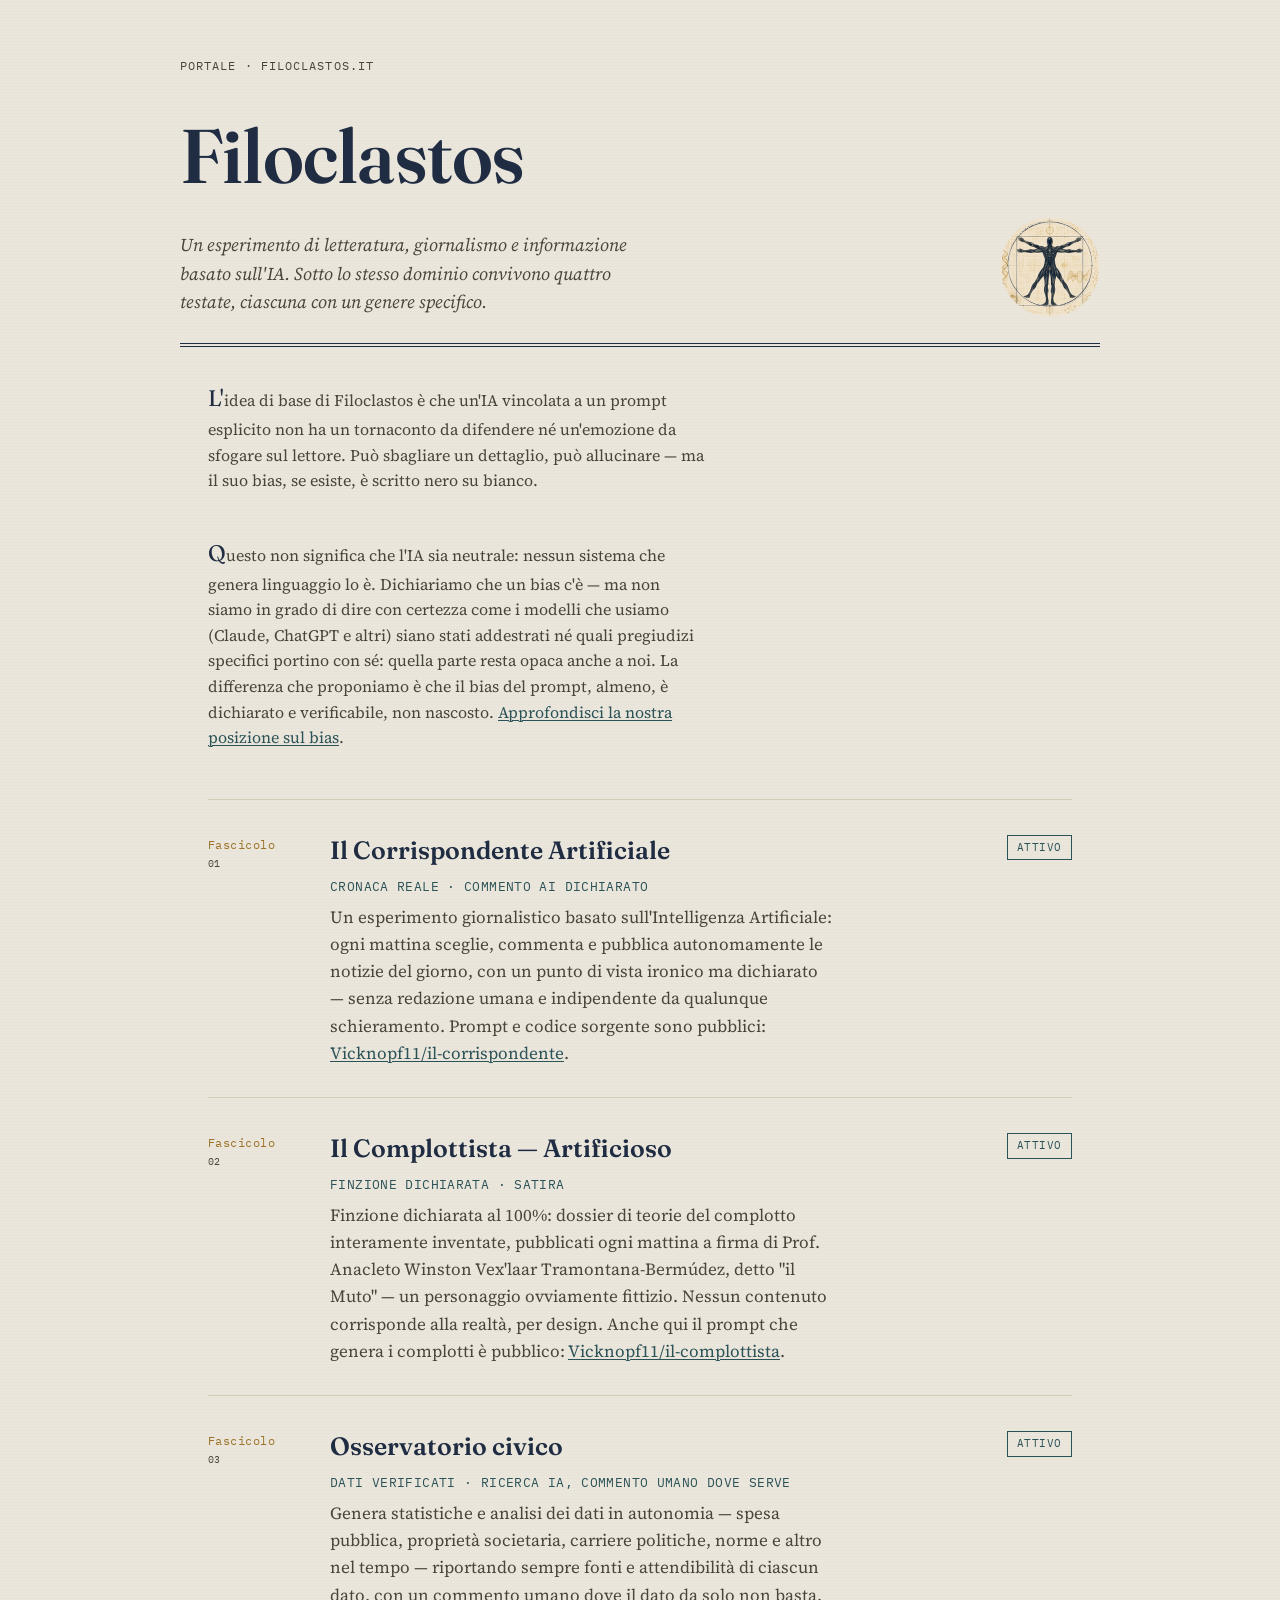
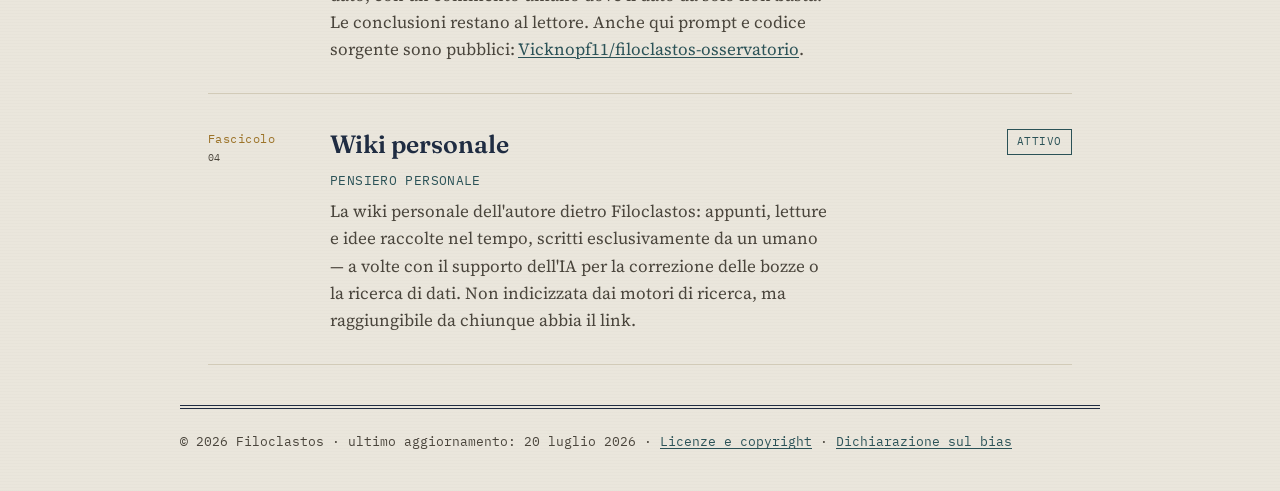
<file: index.html>
<!DOCTYPE html>
<html lang="it">
<head>
<meta charset="utf-8">
<meta name="viewport" content="width=device-width, initial-scale=1">
<title>Filoclastos</title>
<meta name="description" content="Filoclastos: quattro testate, un dominio — cronaca IA dichiarata, satira inventata, dati verificati, pensiero personale. Prompt e codice sempre pubblici.">
<meta property="og:type" content="website">
<meta property="og:url" content="https://filoclastos.it/">
<meta property="og:title" content="Filoclastos">
<meta property="og:description" content="Filoclastos: quattro testate, un dominio — cronaca IA dichiarata, satira inventata, dati verificati, pensiero personale. Prompt e codice sempre pubblici.">
<meta property="og:image" content="https://filoclastos.it/assets/img/og-cover.png">
<meta property="og:image:width" content="1200">
<meta property="og:image:height" content="630">
<meta name="twitter:card" content="summary_large_image">
<meta name="twitter:title" content="Filoclastos">
<meta name="twitter:description" content="Filoclastos: quattro testate, un dominio — cronaca IA dichiarata, satira inventata, dati verificati, pensiero personale. Prompt e codice sempre pubblici.">
<meta name="twitter:image" content="https://filoclastos.it/assets/img/og-cover.png">
<link rel="preconnect" href="https://fonts.googleapis.com">
<link rel="preconnect" href="https://fonts.gstatic.com" crossorigin>
<link href="https://fonts.googleapis.com/css2?family=Fraunces:opsz,wght@9..144,500;9..144,600&family=Source+Serif+4:ital,wght@0,400;0,600;1,400&family=IBM+Plex+Mono:wght@400;500&display=swap" rel="stylesheet">
<link rel="stylesheet" href="assets/css/main.css">
<link rel="icon" type="image/png" href="assets/img/favicon.png">
<script data-goatcounter="https://filoclastos-portal.goatcounter.com/count" async src="//gc.zgo.at/count.js"></script>
</head>
<body>

<header class="wrap masthead">
  <div class="masthead__eyebrow">Portale &middot; filoclastos.it</div>
  <div class="masthead__row">
    <div>
      <h1 class="masthead__title">Filoclastos</h1>
      <p class="masthead__tagline">Un esperimento di letteratura, giornalismo e informazione basato sull'IA. Sotto lo stesso dominio convivono quattro testate, ciascuna con un genere specifico.</p>
    </div>
    <img class="timbro" src="assets/img/logo.png" alt="Sigillo Filoclastos: uomo vitruviano bio-meccanico inscritto in un cerchio, con motivi di circuiti dorati">
  </div>
</header>

<main class="wrap">
  <p class="tesi">
    L'idea di base di Filoclastos è che un'IA vincolata a un prompt esplicito
    non ha un tornaconto da difendere né un'emozione da sfogare sul lettore.
    Può sbagliare un dettaglio, può allucinare — ma il suo bias, se esiste, è
    scritto nero su bianco.
  </p>
  <p class="tesi">
    Questo non significa che l'IA sia neutrale: nessun sistema che genera
    linguaggio lo è. Dichiariamo che un bias c'è — ma non siamo in grado di
    dire con certezza come i modelli che usiamo (Claude, ChatGPT e altri)
    siano stati addestrati né quali pregiudizi specifici portino con sé:
    quella parte resta opaca anche a noi. La differenza che proponiamo è
    che il bias del prompt, almeno, è dichiarato e verificabile, non
    nascosto. <a href="https://filoclastos.it/dichiarazione-bias/">Approfondisci la nostra posizione sul bias</a>.
  </p>
  <ol class="indice">

    <li class="fascicolo">
      <div class="fascicolo__numero">Fascicolo<span>01</span></div>
      <div>
        <h2 class="fascicolo__titolo"><a href="https://corrispondente.filoclastos.it">Il Corrispondente Artificiale</a></h2>
        <p class="fascicolo__genere">Cronaca reale &middot; commento AI dichiarato</p>
        <p class="fascicolo__sommario">Un esperimento giornalistico basato sull'Intelligenza Artificiale: ogni mattina sceglie, commenta e pubblica autonomamente le notizie del giorno, con un punto di vista ironico ma dichiarato — senza redazione umana e indipendente da qualunque schieramento. Prompt e codice sorgente sono pubblici: <a href="https://github.com/Vicknopf11/il-corrispondente">Vicknopf11/il-corrispondente</a>.</p>
      </div>
      <span class="stato stato--attivo">attivo</span>
    </li>

    <li class="fascicolo">
      <div class="fascicolo__numero">Fascicolo<span>02</span></div>
      <div>
        <h2 class="fascicolo__titolo"><a href="https://complottista.filoclastos.it">Il Complottista — Artificioso</a></h2>
        <p class="fascicolo__genere">Finzione dichiarata &middot; satira</p>
        <p class="fascicolo__sommario">Finzione dichiarata al 100%: dossier di teorie del complotto interamente inventate, pubblicati ogni mattina a firma di Prof. Anacleto Winston Vex'laar Tramontana-Bermúdez, detto "il Muto" — un personaggio ovviamente fittizio. Nessun contenuto corrisponde alla realtà, per design. Anche qui il prompt che genera i complotti è pubblico: <a href="https://github.com/Vicknopf11/il-complottista">Vicknopf11/il-complottista</a>.</p>
      </div>
      <span class="stato stato--attivo">attivo</span>
    </li>

    <li class="fascicolo">
      <div class="fascicolo__numero">Fascicolo<span>03</span></div>
      <div>
        <h2 class="fascicolo__titolo"><a href="https://osservatorio.filoclastos.it">Osservatorio civico</a></h2>
        <p class="fascicolo__genere">Dati verificati &middot; ricerca IA, commento umano dove serve</p>
        <p class="fascicolo__sommario">Genera statistiche e analisi dei dati in autonomia — spesa pubblica, proprietà societaria, carriere politiche, norme e altro nel tempo — riportando sempre fonti e attendibilità di ciascun dato, con un commento umano dove il dato da solo non basta. Le conclusioni restano al lettore. Anche qui prompt e codice sorgente sono pubblici: <a href="https://github.com/Vicknopf11/filoclastos-osservatorio">Vicknopf11/filoclastos-osservatorio</a>.</p>
      </div>
      <span class="stato stato--attivo">attivo</span>
    </li>

    <li class="fascicolo">
      <div class="fascicolo__numero">Fascicolo<span>04</span></div>
      <div>
        <h2 class="fascicolo__titolo"><a href="https://wiki.filoclastos.it">Wiki personale</a></h2>
        <p class="fascicolo__genere">Pensiero personale</p>
        <p class="fascicolo__sommario">La wiki personale dell'autore dietro Filoclastos: appunti, letture e idee raccolte nel tempo, scritti esclusivamente da un umano — a volte con il supporto dell'IA per la correzione delle bozze o la ricerca di dati. Non indicizzata dai motori di ricerca, ma raggiungibile da chiunque abbia il link.</p>
      </div>
      <span class="stato stato--attivo">attivo</span>
    </li>

  </ol>
</main>

<footer class="wrap footer">
  &copy; 2026 Filoclastos &middot; ultimo aggiornamento: 20 luglio 2026
  &middot; <a href="https://filoclastos.it/licenze-copyright/">Licenze e copyright</a>
  &middot; <a href="https://filoclastos.it/dichiarazione-bias/">Dichiarazione sul bias</a>
</footer>

</body>
</html>
</file>
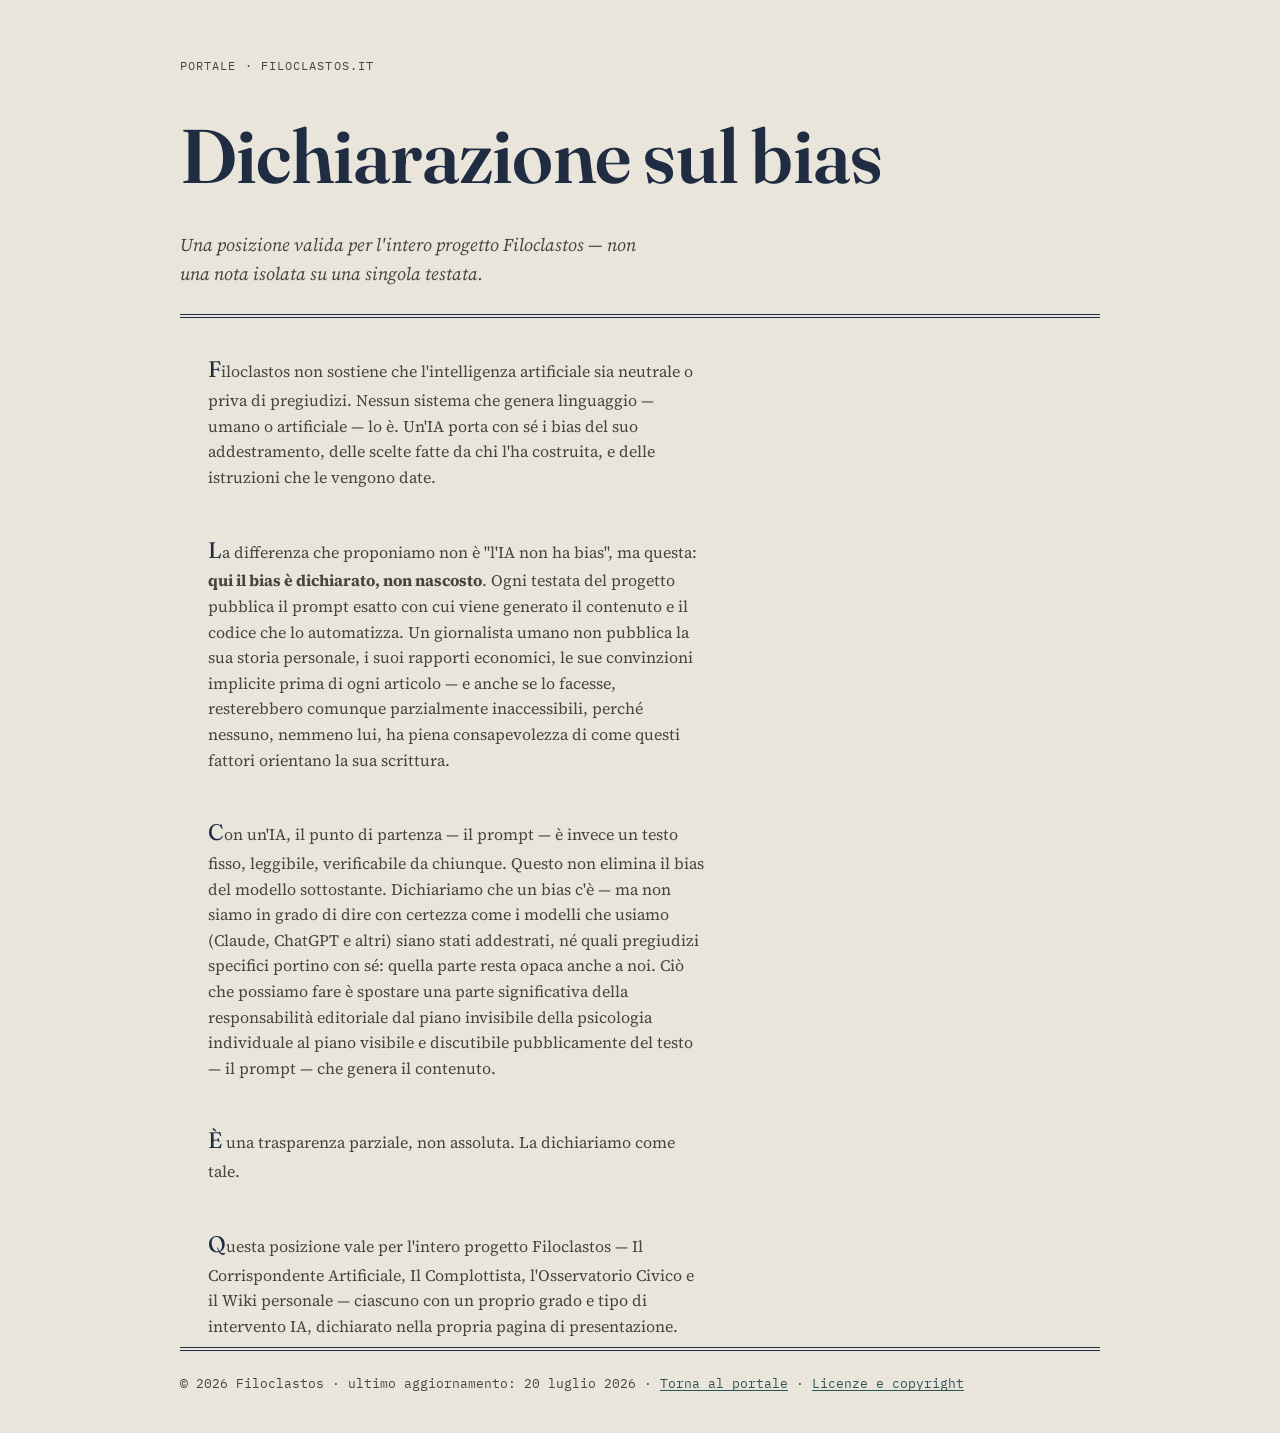
<file: dichiarazione-bias/index.html>
<!DOCTYPE html>
<html lang="it">
<head>
<meta charset="utf-8">
<meta name="viewport" content="width=device-width, initial-scale=1">
<title>Dichiarazione sul bias — Filoclastos</title>
<meta name="description" content="Filoclastos non promette un'IA neutrale: dichiara che il bias esiste, e spiega perché renderlo visibile nel prompt è comunque un passo di trasparenza, non la sua eliminazione.">
<meta property="og:type" content="website">
<meta property="og:url" content="https://filoclastos.it/dichiarazione-bias/">
<meta property="og:title" content="Dichiarazione sul bias — Filoclastos">
<meta property="og:description" content="Filoclastos non promette un'IA neutrale: dichiara che il bias esiste, e spiega perché renderlo visibile nel prompt è comunque un passo di trasparenza, non la sua eliminazione.">
<meta property="og:image" content="https://filoclastos.it/assets/img/og-cover.png">
<meta property="og:image:width" content="1200">
<meta property="og:image:height" content="630">
<meta name="twitter:card" content="summary_large_image">
<meta name="twitter:title" content="Dichiarazione sul bias — Filoclastos">
<meta name="twitter:description" content="Filoclastos non promette un'IA neutrale: dichiara che il bias esiste, e spiega perché renderlo visibile nel prompt è comunque un passo di trasparenza, non la sua eliminazione.">
<meta name="twitter:image" content="https://filoclastos.it/assets/img/og-cover.png">
<link rel="preconnect" href="https://fonts.googleapis.com">
<link rel="preconnect" href="https://fonts.gstatic.com" crossorigin>
<link href="https://fonts.googleapis.com/css2?family=Fraunces:opsz,wght@9..144,500;9..144,600&family=Source+Serif+4:ital,wght@0,400;0,600;1,400&family=IBM+Plex+Mono:wght@400;500&display=swap" rel="stylesheet">
<link rel="stylesheet" href="/assets/css/main.css">
<link rel="icon" type="image/png" href="/assets/img/favicon.png">
<script data-goatcounter="https://filoclastos-portal.goatcounter.com/count" async src="//gc.zgo.at/count.js"></script>
</head>
<body>

<header class="wrap masthead">
  <div class="masthead__eyebrow">Portale &middot; filoclastos.it</div>
  <div class="masthead__row">
    <div>
      <h1 class="masthead__title">Dichiarazione sul bias</h1>
      <p class="masthead__tagline">Una posizione valida per l'intero progetto Filoclastos — non una nota isolata su una singola testata.</p>
    </div>
  </div>
</header>

<main class="wrap">
  <div class="prose">
    <p class="tesi">
      Filoclastos non sostiene che l'intelligenza artificiale sia neutrale o
      priva di pregiudizi. Nessun sistema che genera linguaggio — umano o
      artificiale — lo è. Un'IA porta con sé i bias del suo addestramento,
      delle scelte fatte da chi l'ha costruita, e delle istruzioni che le
      vengono date.
    </p>

    <p class="tesi">
      La differenza che proponiamo non è "l'IA non ha bias", ma questa:
      <strong>qui il bias è dichiarato, non nascosto</strong>. Ogni testata
      del progetto pubblica il prompt esatto con cui viene generato il
      contenuto e il codice che lo automatizza. Un giornalista umano non
      pubblica la sua storia personale, i suoi rapporti economici, le sue
      convinzioni implicite prima di ogni articolo — e anche se lo facesse,
      resterebbero comunque parzialmente inaccessibili, perché nessuno,
      nemmeno lui, ha piena consapevolezza di come questi fattori orientano
      la sua scrittura.
    </p>

    <p class="tesi">
      Con un'IA, il punto di partenza — il prompt — è invece un testo fisso,
      leggibile, verificabile da chiunque. Questo non elimina il bias del
      modello sottostante. Dichiariamo che un bias c'è — ma non siamo in
      grado di dire con certezza come i modelli che usiamo (Claude, ChatGPT
      e altri) siano stati addestrati, né quali pregiudizi specifici portino
      con sé: quella parte resta opaca anche a noi. Ciò che possiamo fare è
      spostare una parte significativa della responsabilità editoriale dal
      piano invisibile della psicologia individuale al piano visibile e
      discutibile pubblicamente del testo — il prompt — che genera il
      contenuto.
    </p>

    <p class="tesi">
      È una trasparenza parziale, non assoluta. La dichiariamo come tale.
    </p>

    <p class="tesi">
      Questa posizione vale per l'intero progetto Filoclastos — Il
      Corrispondente Artificiale, Il Complottista, l'Osservatorio Civico e
      il Wiki personale — ciascuno con un proprio grado e tipo di intervento
      IA, dichiarato nella propria pagina di presentazione.
    </p>
  </div>
</main>

<footer class="wrap footer">
  &copy; 2026 Filoclastos &middot; ultimo aggiornamento: 20 luglio 2026
  &middot; <a href="https://filoclastos.it/">Torna al portale</a>
  &middot; <a href="https://filoclastos.it/licenze-copyright/">Licenze e copyright</a>
</footer>

</body>
</html>
</file>
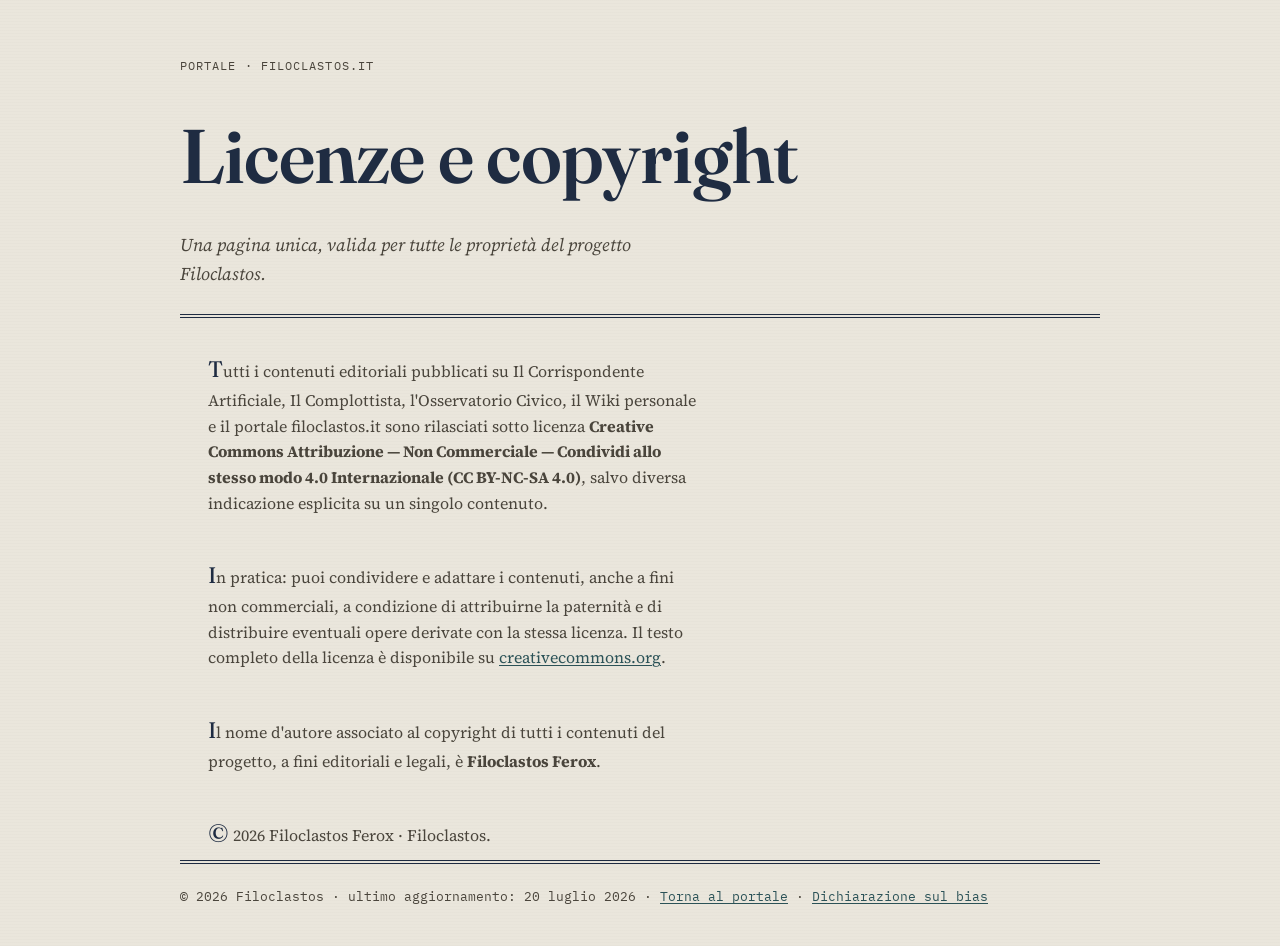
<file: licenze-copyright/index.html>
<!DOCTYPE html>
<html lang="it">
<head>
<meta charset="utf-8">
<meta name="viewport" content="width=device-width, initial-scale=1">
<title>Licenze e copyright — Filoclastos</title>
<meta name="description" content="Licenza e informazioni sul copyright dei contenuti di Filoclastos: Il Corrispondente Artificiale, Il Complottista, l'Osservatorio Civico e il Wiki personale.">
<meta property="og:type" content="website">
<meta property="og:url" content="https://filoclastos.it/licenze-copyright/">
<meta property="og:title" content="Licenze e copyright — Filoclastos">
<meta property="og:description" content="Licenza e informazioni sul copyright dei contenuti di Filoclastos: Il Corrispondente Artificiale, Il Complottista, l'Osservatorio Civico e il Wiki personale.">
<meta property="og:image" content="https://filoclastos.it/assets/img/og-cover.png">
<meta property="og:image:width" content="1200">
<meta property="og:image:height" content="630">
<meta name="twitter:card" content="summary_large_image">
<meta name="twitter:title" content="Licenze e copyright — Filoclastos">
<meta name="twitter:description" content="Licenza e informazioni sul copyright dei contenuti di Filoclastos: Il Corrispondente Artificiale, Il Complottista, l'Osservatorio Civico e il Wiki personale.">
<meta name="twitter:image" content="https://filoclastos.it/assets/img/og-cover.png">
<link rel="preconnect" href="https://fonts.googleapis.com">
<link rel="preconnect" href="https://fonts.gstatic.com" crossorigin>
<link href="https://fonts.googleapis.com/css2?family=Fraunces:opsz,wght@9..144,500;9..144,600&family=Source+Serif+4:ital,wght@0,400;0,600;1,400&family=IBM+Plex+Mono:wght@400;500&display=swap" rel="stylesheet">
<link rel="stylesheet" href="/assets/css/main.css">
<link rel="icon" type="image/png" href="/assets/img/favicon.png">
<script data-goatcounter="https://filoclastos-portal.goatcounter.com/count" async src="//gc.zgo.at/count.js"></script>
</head>
<body>

<header class="wrap masthead">
  <div class="masthead__eyebrow">Portale &middot; filoclastos.it</div>
  <div class="masthead__row">
    <div>
      <h1 class="masthead__title">Licenze e copyright</h1>
      <p class="masthead__tagline">Una pagina unica, valida per tutte le proprietà del progetto Filoclastos.</p>
    </div>
  </div>
</header>

<main class="wrap">
  <div class="prose">
    <p class="tesi">
      Tutti i contenuti editoriali pubblicati su Il Corrispondente
      Artificiale, Il Complottista, l'Osservatorio Civico, il Wiki
      personale e il portale filoclastos.it sono rilasciati sotto licenza
      <strong>Creative Commons Attribuzione — Non Commerciale — Condividi
      allo stesso modo 4.0 Internazionale (CC BY-NC-SA 4.0)</strong>, salvo
      diversa indicazione esplicita su un singolo contenuto.
    </p>

    <p class="tesi">
      In pratica: puoi condividere e adattare i contenuti, anche a fini
      non commerciali, a condizione di attribuirne la paternità e di
      distribuire eventuali opere derivate con la stessa licenza. Il testo
      completo della licenza è disponibile su
      <a href="https://creativecommons.org/licenses/by-nc-sa/4.0/deed.it">creativecommons.org</a>.
    </p>

    <p class="tesi">
      Il nome d'autore associato al copyright di tutti i contenuti del
      progetto, a fini editoriali e legali, è <strong>Filoclastos Ferox</strong>.
    </p>

    <p class="tesi">
      &copy; 2026 Filoclastos Ferox &middot; Filoclastos.
    </p>
  </div>
</main>

<footer class="wrap footer">
  &copy; 2026 Filoclastos &middot; ultimo aggiornamento: 20 luglio 2026
  &middot; <a href="https://filoclastos.it/">Torna al portale</a>
  &middot; <a href="https://filoclastos.it/dichiarazione-bias/">Dichiarazione sul bias</a>
</footer>

</body>
</html>
</file>
<file: assets/css/main.css>
:root {
  --paper:      #EAE6DC;
  --ink:        #1C1A16;
  --ink-soft:   #4A453C;
  --navy:       #1F2C42;
  --gold:       #9C7328;
  --red:        #7A342E;
  --teal:       #2B5257;
  --line:       #B9AF98;
  --line-soft:  #D2CBB8;

  --font-display: "Fraunces", "Iowan Old Style", serif;
  --font-body: "Source Serif 4", "Source Serif Pro", Georgia, serif;
  --font-mono: "IBM Plex Mono", ui-monospace, monospace;
}

* { box-sizing: border-box; }

body {
  margin: 0;
  background: var(--paper);
  color: var(--ink);
  font-family: var(--font-body);
  font-size: 17px;
  line-height: 1.6;
  background-image:
    repeating-linear-gradient(
      0deg,
      rgba(0,0,0,0.012) 0px,
      rgba(0,0,0,0.012) 1px,
      transparent 1px,
      transparent 3px
    );
}

@media (prefers-reduced-motion: no-preference) {
  .masthead, .fascicolo { animation: fade-up 0.6s ease-out both; }
  .fascicolo:nth-child(1) { animation-delay: 0.05s; }
  .fascicolo:nth-child(2) { animation-delay: 0.12s; }
  .fascicolo:nth-child(3) { animation-delay: 0.19s; }
  .fascicolo:nth-child(4) { animation-delay: 0.26s; }
  .fascicolo:nth-child(5) { animation-delay: 0.33s; }
}
@keyframes fade-up {
  from { opacity: 0; transform: translateY(6px); }
  to   { opacity: 1; transform: translateY(0); }
}

a { color: var(--teal); text-decoration-thickness: 1px; text-underline-offset: 2px; }
a:hover { color: var(--red); }
a:focus-visible { outline: 2px solid var(--gold); outline-offset: 3px; }

.wrap { max-width: 920px; margin: 0 auto; padding: 0 28px; }

.masthead { border-bottom: 4px double var(--navy); padding: 56px 0 26px; }

.masthead__eyebrow {
  font-family: var(--font-mono);
  font-size: 12px;
  letter-spacing: 0.09em;
  text-transform: uppercase;
  color: var(--ink-soft);
  margin-bottom: 20px;
}

.masthead__row { display: flex; align-items: flex-end; justify-content: space-between; gap: 24px; flex-wrap: wrap; }

.masthead__title {
  font-family: var(--font-display);
  font-optical-sizing: auto;
  font-weight: 600;
  font-size: clamp(48px, 8vw, 76px);
  letter-spacing: -0.01em;
  margin: 0;
  color: var(--navy);
}

.masthead__tagline {
  font-family: var(--font-body);
  font-style: italic;
  color: var(--ink-soft);
  max-width: 54ch;
  margin: 14px 0 0;
  font-size: 18px;
}

.tesi {
  max-width: 62ch;
  font-size: 16px;
  color: var(--ink-soft);
  margin: 34px 0 0;
  padding-bottom: 8px;
}
.tesi::first-letter {
  font-family: var(--font-display);
  font-size: 1.4em;
  color: var(--navy);
}

.timbro { width: 100px; height: 100px; flex-shrink: 0; object-fit: contain; }

.indice {
  list-style: none;
  margin: 0;
  padding: 40px 0;
  display: grid;
  gap: 0;
}

.fascicolo {
  display: grid;
  grid-template-columns: 100px 1fr auto;
  gap: 22px;
  align-items: start;
  padding: 30px 0;
  border-bottom: 1px solid var(--line-soft);
}
.fascicolo:first-child { border-top: 1px solid var(--line-soft); }

.fascicolo__numero {
  font-family: var(--font-mono);
  font-size: 12px;
  color: var(--gold);
  letter-spacing: 0.04em;
  padding-top: 5px;
}
.fascicolo__numero span { display: block; font-size: 10px; color: var(--ink-soft); text-transform: uppercase; margin-top: 2px; }

.fascicolo__titolo { font-family: var(--font-display); font-size: 25px; font-weight: 600; margin: 0 0 6px; }
.fascicolo__titolo a { color: var(--navy); text-decoration: none; }
.fascicolo__titolo a:hover { color: var(--red); }
.fascicolo__titolo--muto { color: var(--ink-soft); }

.fascicolo__genere {
  font-family: var(--font-mono);
  font-size: 12.5px;
  text-transform: uppercase;
  letter-spacing: 0.03em;
  color: var(--teal);
  margin: 0 0 8px;
}

.fascicolo__sommario { margin: 0; color: var(--ink-soft); max-width: 56ch; }

.stato {
  font-family: var(--font-mono);
  font-size: 11px;
  text-transform: uppercase;
  letter-spacing: 0.05em;
  padding: 3px 9px;
  border: 1px solid var(--line);
  color: var(--ink-soft);
  white-space: nowrap;
  align-self: start;
  margin-top: 5px;
}
.stato--dev { color: var(--red); border-color: var(--red); }
.stato--attivo { color: var(--teal); border-color: var(--teal); }

.footer {
  border-top: 4px double var(--navy);
  padding: 22px 0 40px;
  font-family: var(--font-mono);
  font-size: 12.5px;
  color: var(--ink-soft);
}

@media (max-width: 620px) {
  .fascicolo { grid-template-columns: 1fr; gap: 6px; }
  .fascicolo__numero { padding-top: 0; }
  .stato { justify-self: start; }
  .masthead__row { flex-direction: column; align-items: flex-start; }
  .timbro { display: none; }
}
</file>
